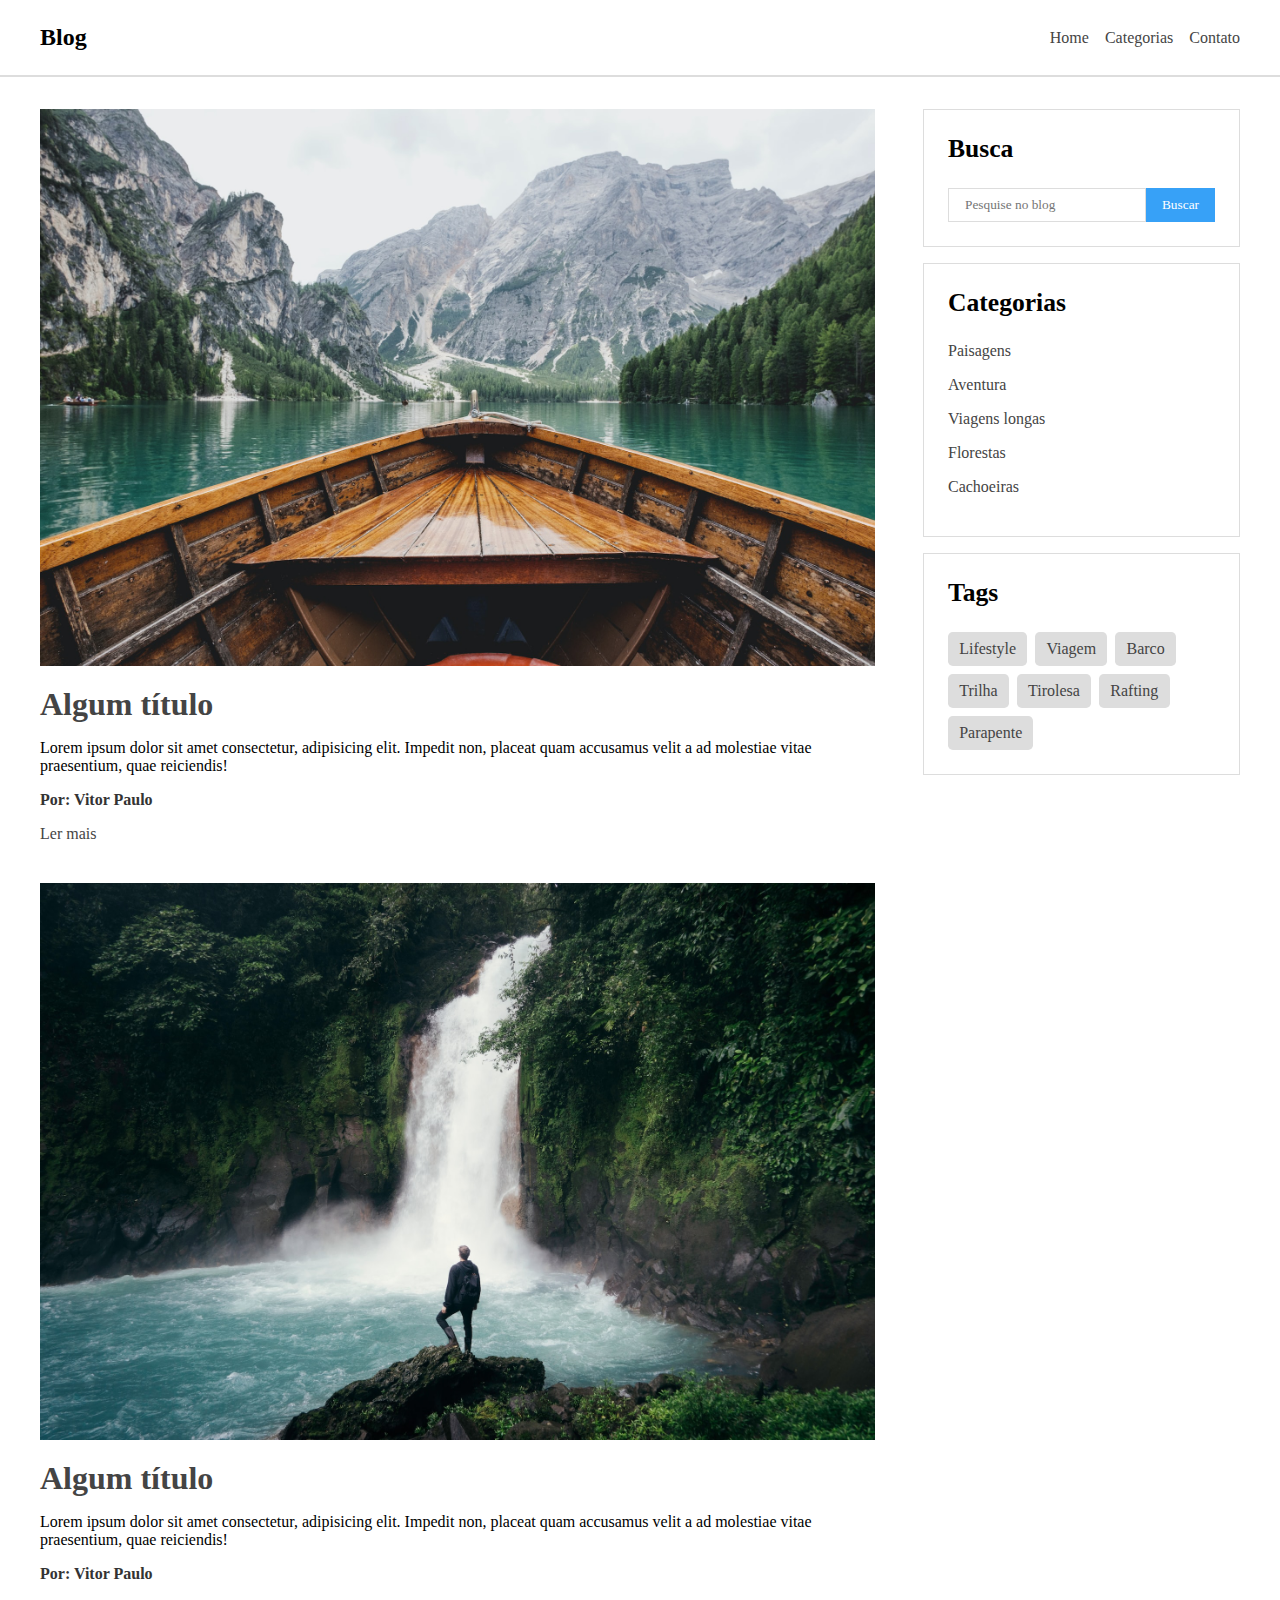
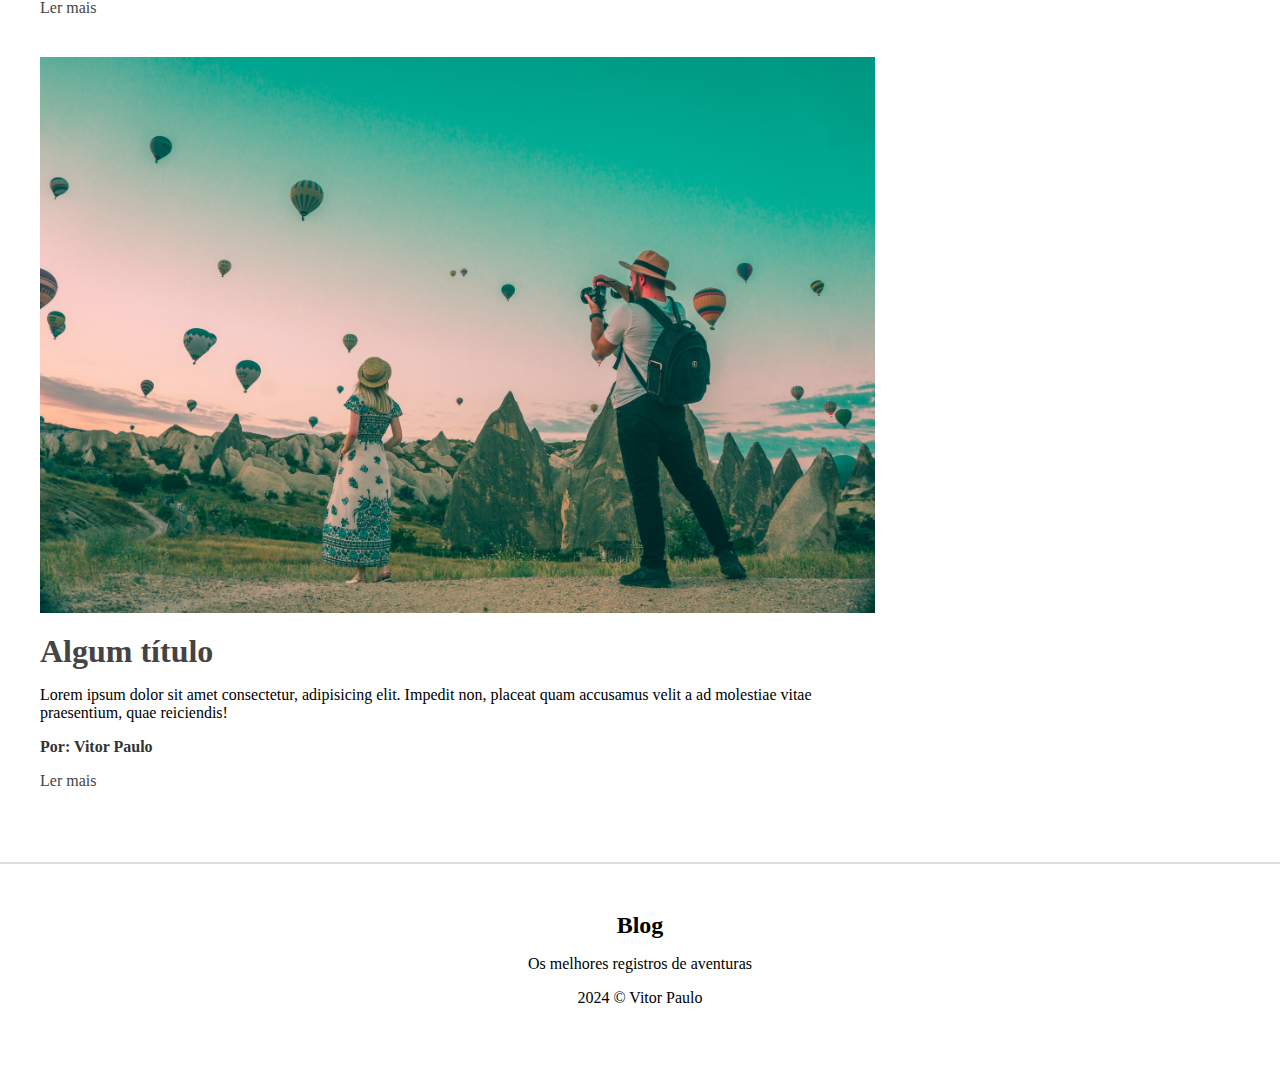
<file: BLOG_SEMANTICO/index.html>
<!DOCTYPE html>
<html lang="en">

<head>
    <meta charset="UTF-8" />
    <meta http-equiv="X-UA-Compatible" content="IE=edge" />
    <meta name="viewport" content="width=device-width, initial-scale=1.0" />
    <title>Blog Semântico</title>
    <link rel="stylesheet" href="css/styles.css" />
</head>

<body>
    <nav id="navbar">
        <div id="navbar-inner">
            <h2>Blog</h2>
            <ul id="nav-links">
                <li><a href="#">Home</a></li>
                <li><a href="#">Categorias</a></li>
                <li><a href="#">Contato</a></li>
            </ul>
        </div>
    </nav>
    <div class="container">
        <main id="posts-container">
            <article class="post">
                <img src="img/f1.jpg" alt="Passeio de barco" />
                <h3 class="title"><a href="#">Algum título</a></h3>
                <p class="description">
                    Lorem ipsum dolor sit amet consectetur, adipisicing elit. Impedit
                    non, placeat quam accusamus velit a ad molestiae vitae praesentium,
                    quae reiciendis!
                </p>
                <p class="author">Por: Vitor Paulo</p>
                <a href="#">Ler mais</a>
            </article>
            <article class="post">
                <img src="img/f2.jpg" alt="Cachoeira" />
                <h3 class="title"><a href="#">Algum título</a></h3>
                <p class="description">
                    Lorem ipsum dolor sit amet consectetur, adipisicing elit. Impedit
                    non, placeat quam accusamus velit a ad molestiae vitae praesentium,
                    quae reiciendis!
                </p>
                <p class="author">Por: Vitor Paulo</p>
                <a href="#">Ler mais</a>
            </article>
            <article class="post">
                <img src="img/f3.jpg" alt="Balões" />
                <h3 class="title"><a href="#">Algum título</a></h3>
                <p class="description">
                    Lorem ipsum dolor sit amet consectetur, adipisicing elit. Impedit
                    non, placeat quam accusamus velit a ad molestiae vitae praesentium,
                    quae reiciendis!
                </p>
                <p class="author">Por: Vitor Paulo</p>
                <a href="#">Ler mais</a>
            </article>
        </main>
        <aside id="sidebar">
            <section id="search-bar">
                <h4>Busca</h4>
                <form>
                    <input type="text" placeholder="Pesquise no blog" />
                    <input type="submit" value="Buscar" />
                </form>
            </section>
            <section id="categories">
                <h4>Categorias</h4>
                <nav>
                    <ul>
                        <li><a href="#">Paisagens</a></li>
                        <li><a href="#">Aventura</a></li>
                        <li><a href="#">Viagens longas</a></li>
                        <li><a href="#">Florestas</a></li>
                        <li><a href="#">Cachoeiras</a></li>
                    </ul>
                </nav>
            </section>
            <section id="tags">
                <h4>Tags</h4>
                <div id="tags-container">
                    <a href="#">Lifestyle</a>
                    <a href="#">Viagem</a>
                    <a href="#">Barco</a>
                    <a href="#">Trilha</a>
                    <a href="#">Tirolesa</a>
                    <a href="#">Rafting</a>
                    <a href="#">Parapente</a>
                </div>
            </section>
        </aside>
    </div>
    <footer id="footer">
        <h2>Blog</h2>
        <p>Os melhores registros de aventuras</p>
        <p>2024 © Vitor Paulo</p>
    </footer>
</body>

</html>
</file>
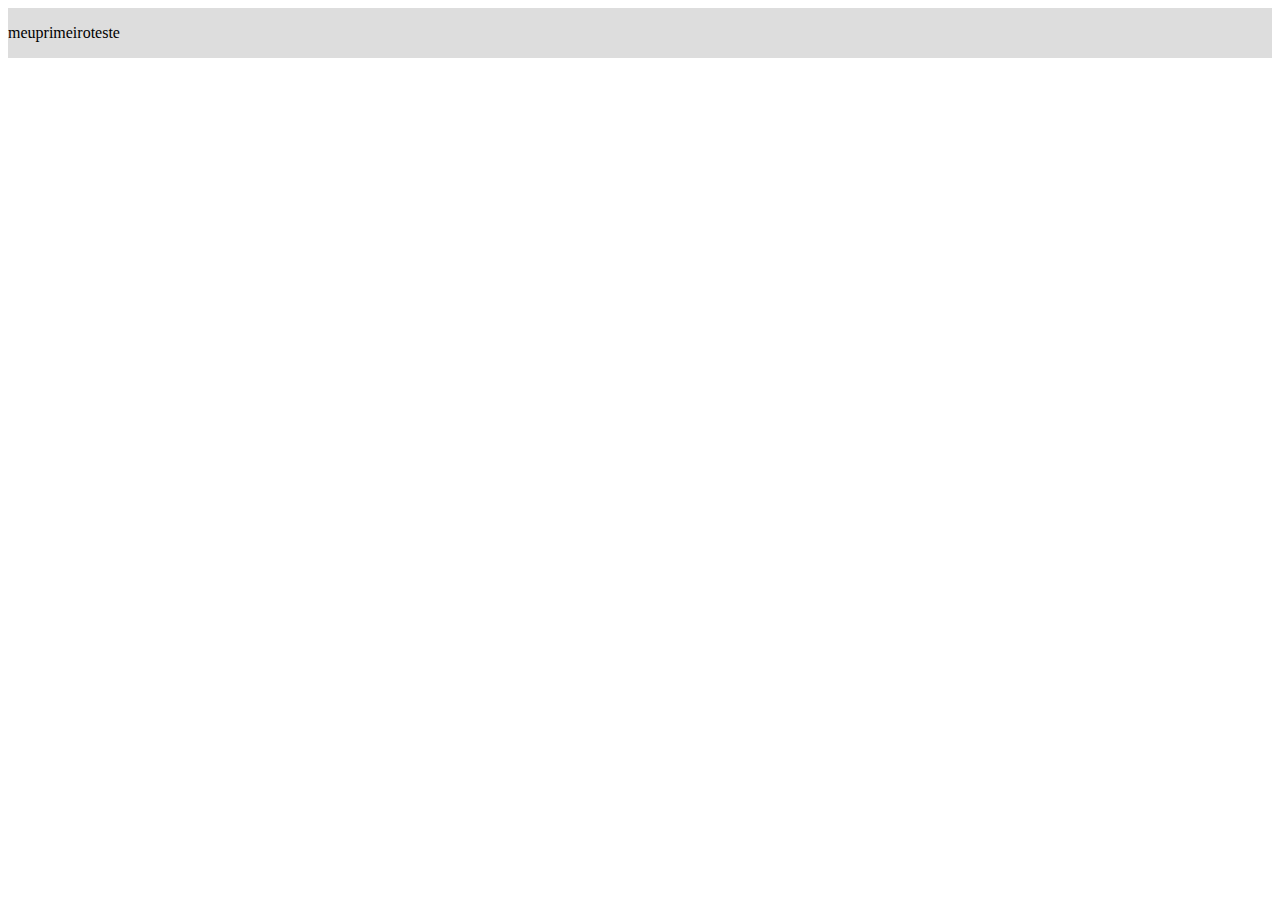
<file: FLEX_BOX/index.html>
<!DOCTYPE html>
<html lang="en">

<head>
    <meta charset="UTF-8">
    <meta name="viewport" content="width=device-width, initial-scale=1.0">
    <link rel="stylesheet" href="css/styles.css">
    <title>Flex-Box</title>
</head>

<body>
    <div class="flex">
        <p>meu</p>
        <p>primeiro</p>
        <p>teste</p>
    </div>
</body>

</html>
</file>
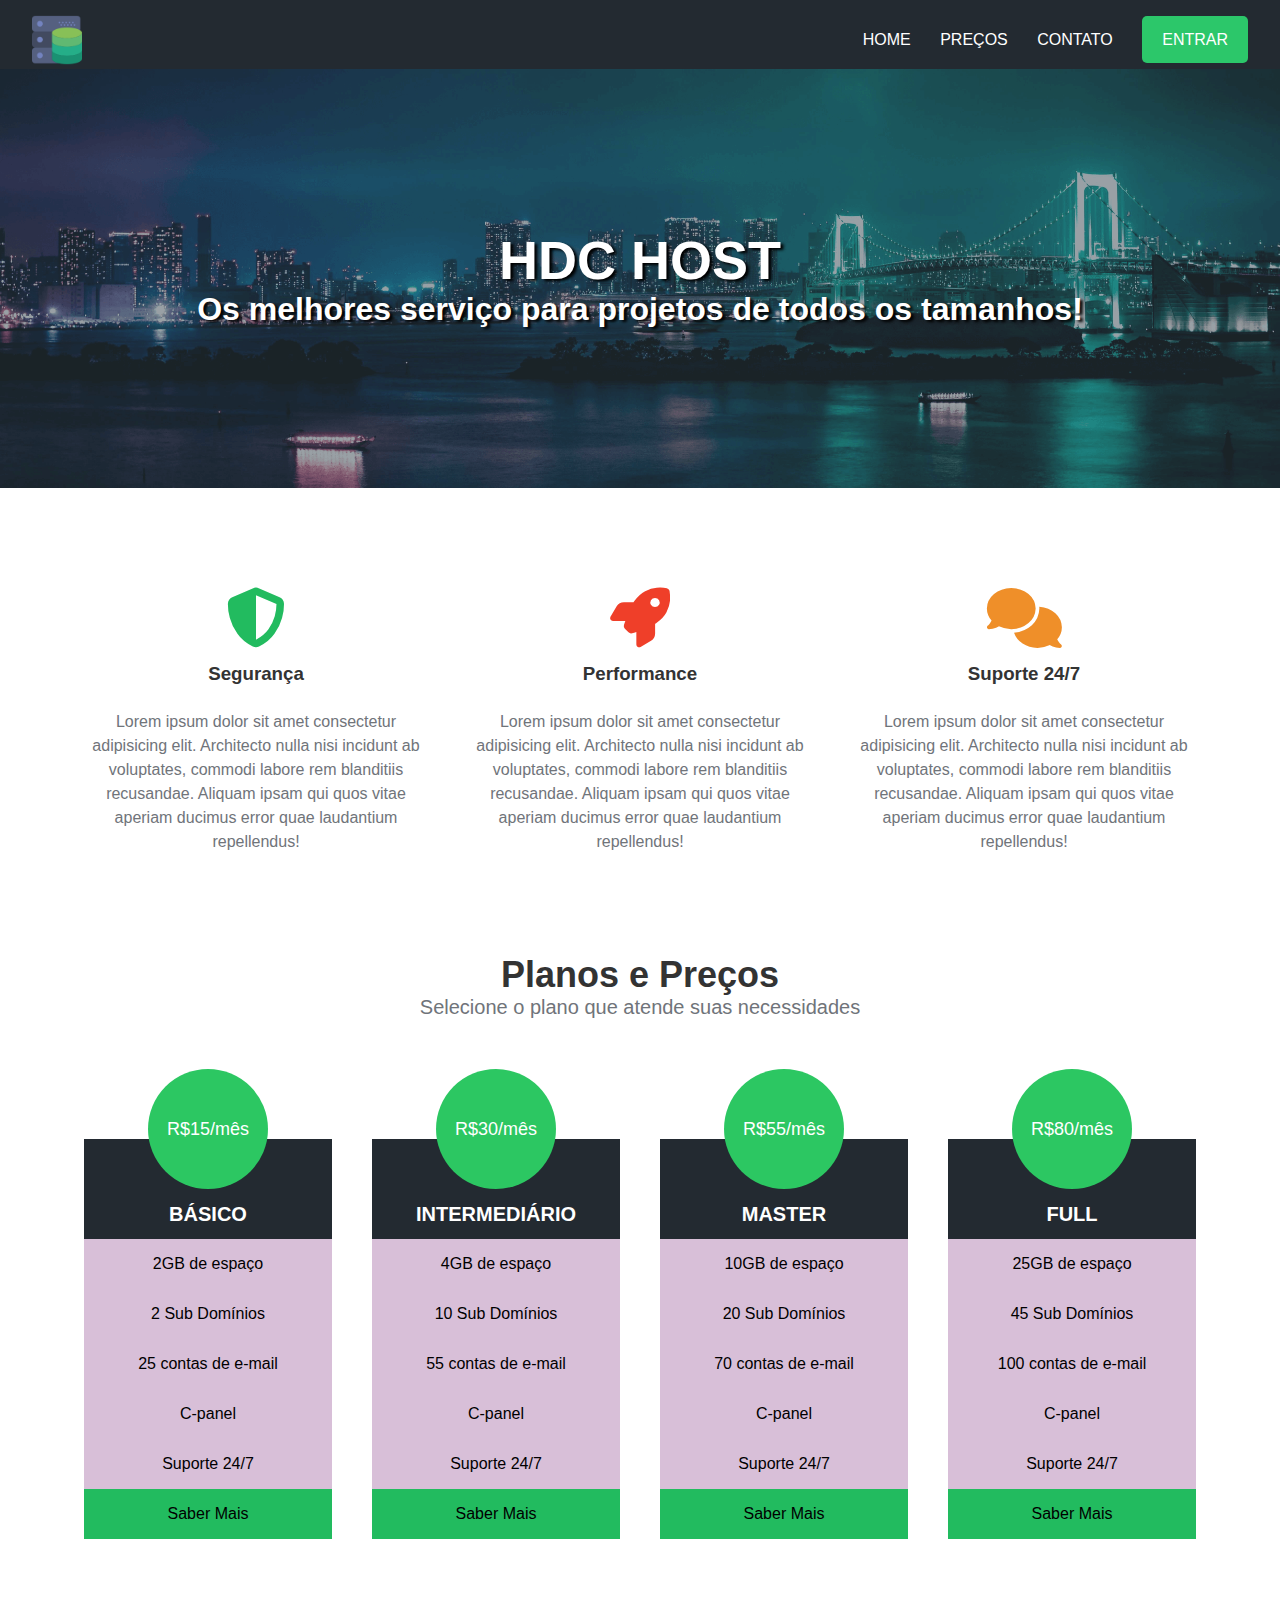
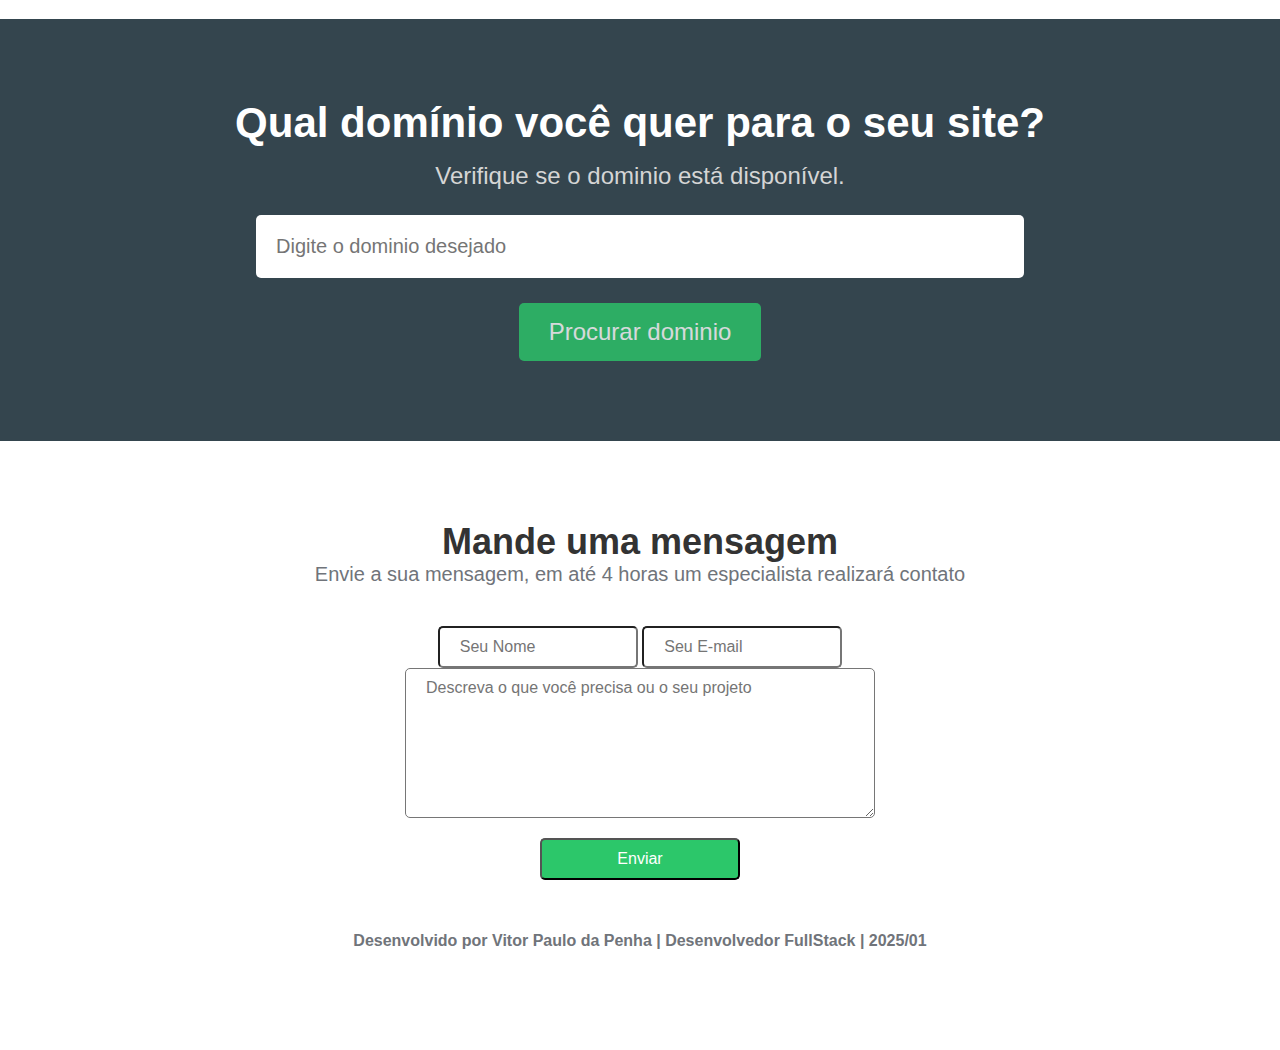
<file: HDC_HOST/index.html>
<!DOCTYPE html>
<html lang="en">

<head>
    <meta charset="UTF-8">
    <meta name="viewport" content="width=device-width, initial-scale=1.0">
    <link rel="stylesheet" href="css/styles.css">
    <!-- Bibilioteca de Icones -->
    <link rel="stylesheet" href="https://cdnjs.cloudflare.com/ajax/libs/font-awesome/6.7.2/css/all.min.css"
        integrity="sha512-Evv84Mr4kqVGRNSgIGL/F/aIDqQb7xQ2vcrdIwxfjThSH8CSR7PBEakCr51Ck+w+/U6swU2Im1vVX0SVk9ABhg=="
        crossorigin="anonymous" referrerpolicy="no-referrer" />

    <title>HDC | HOST</title>
</head>

<body>
    <div class="container">
        <div class="navbar-container">
            <nav>
                <a href="#">
                    <img src="img/hdchostlogo.png" class="logo">
                </a>
                <ul class="navbar-items">
                    <li>
                        <a href="#">Home</a>
                    </li>

                    <li>
                        <a href="#">Preços</a>
                    </li>

                    <li>
                        <a href="#">Contato</a>
                    </li>

                    <li>
                        <a href="#" class="defaut-btn">Entrar</a>
                    </li>
                </ul>
            </nav>
        </div>
        <main>
            <div class="main-banner">
                <h1>HDC HOST</h1>
                <p>Os melhores serviço para projetos de todos os tamanhos!</p>
            </div>
            <section class="services-container">
                <ul>
                    <li>
                        <i class="fas fa-shield-alt"></i>
                        <h3>Segurança</h3>
                        <p>Lorem ipsum dolor sit amet consectetur adipisicing elit. Architecto nulla nisi incidunt ab
                            voluptates, commodi labore rem blanditiis recusandae. Aliquam ipsam qui quos vitae aperiam
                            ducimus error quae laudantium repellendus!</p>
                    </li>
                    <li>
                        <i class="fas fa-rocket"></i>
                        <h3>Performance</h3>
                        <p>Lorem ipsum dolor sit amet consectetur adipisicing elit. Architecto nulla nisi incidunt ab
                            voluptates, commodi labore rem blanditiis recusandae. Aliquam ipsam qui quos vitae aperiam
                            ducimus error quae laudantium repellendus!</p>
                    </li>
                    <li>
                        <i class="fas fa-comments"></i>
                        <h3>Suporte 24/7</h3>
                        <p>Lorem ipsum dolor sit amet consectetur adipisicing elit. Architecto nulla nisi incidunt ab
                            voluptates, commodi labore rem blanditiis recusandae. Aliquam ipsam qui quos vitae aperiam
                            ducimus error quae laudantium repellendus!</p>
                    </li>
                </ul>
            </section>
            <section class="princing-container">
                <h2>Planos e Preços</h2>
                <p>Selecione o plano que atende suas necessidades</p>
                <div class="plans-container">
                    <div class="plan">
                        <ul>
                            <li class="price">R$15/mês</li>
                            <li class="plan-name">Básico</li>
                            <li>2GB de espaço</li>
                            <li>2 Sub Domínios</li>
                            <li>25 contas de e-mail</li>
                            <li>C-panel</li>
                            <li>Suporte 24/7</li>
                            <li class="plan-btn">Saber Mais</li>
                        </ul>
                    </div>
                    <div class="plan">
                        <ul>
                            <li class="price">R$30/mês</li>
                            <li class="plan-name">Intermediário</li>
                            <li>4GB de espaço</li>
                            <li>10 Sub Domínios</li>
                            <li>55 contas de e-mail</li>
                            <li>C-panel</li>
                            <li>Suporte 24/7</li>
                            <li class="plan-btn">Saber Mais</li>
                        </ul>
                    </div>
                    <div class="plan">
                        <ul>
                            <li class="price">R$55/mês</li>
                            <li class="plan-name">Master</li>
                            <li>10GB de espaço</li>
                            <li>20 Sub Domínios</li>
                            <li>70 contas de e-mail</li>
                            <li>C-panel</li>
                            <li>Suporte 24/7</li>
                            <li class="plan-btn">Saber Mais</li>
                        </ul>
                    </div>
                    <div class="plan">
                        <ul>
                            <li class="price">R$80/mês</li>
                            <li class="plan-name">Full</li>
                            <li>25GB de espaço</li>
                            <li>45 Sub Domínios</li>
                            <li>100 contas de e-mail</li>
                            <li>C-panel</li>
                            <li>Suporte 24/7</li>
                            <li class="plan-btn">Saber Mais</li>
                        </ul>
                    </div>
                </div>
            </section>
            <section class="serchdomain-container">
                <h2>Qual domínio você quer para o seu site?</h2>
                <p>Verifique se o dominio está disponível.</p>
                <form>
                    <input
                     type="text"
                     name="domain"
                     id="domain"
                     placeholder="Digite o dominio desejado"
                    />
                    <input type="submit" value="Procurar dominio"/>
                </form>
            </section>
            <section class="contact-container">
                <h2>Mande uma mensagem</h2>
                <p>Envie a sua mensagem, em até 4 horas um especialista realizará contato</p>
                <form>
                    <input type="text" name="name" id="name" placeholder="Seu Nome"/>
                    <input 
                    type="email"
                    name="email"
                    id="email"
                    placeholder="Seu E-mail"
                    />
                    <textarea 
                    name="message"
                     id="message"
                     placeholder="Descreva o que você precisa ou o seu projeto"
                     ></textarea>
                     <input type="submit" value="Enviar">
                </form>
            </section>
        </main>
        <footer>
            <p>Desenvolvido por Vitor Paulo da Penha | Desenvolvedor FullStack | 2025/01</p>
        </footer>
    </div>
</body>

</html>
</file>
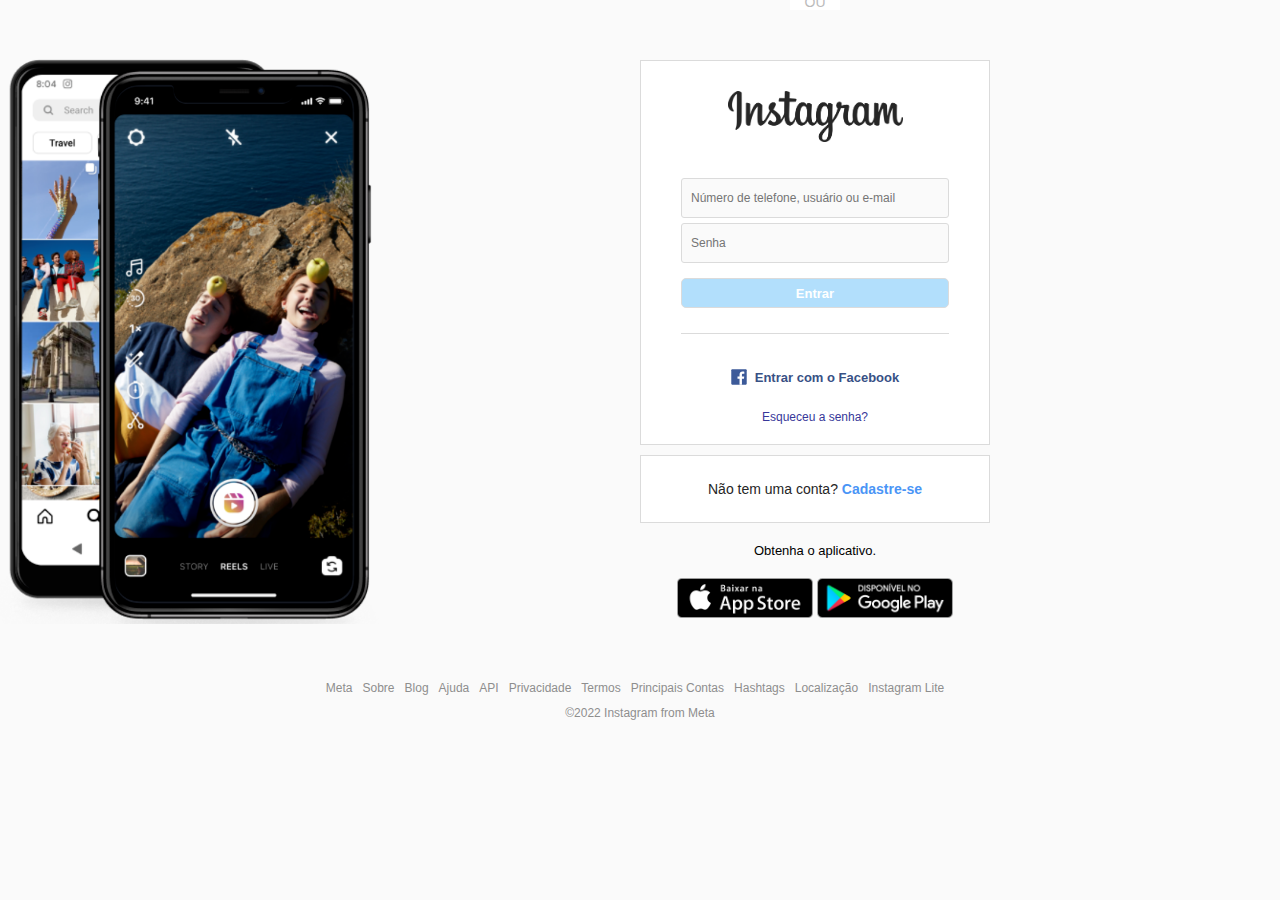
<file: INSTA_HOME/index.html>
<!DOCTYPE html>
<html lang="en">

<head>
    <meta charset="UTF-8" />
    <meta http-equiv="X-UA-Compatible" content="IE=edge" />
    <meta name="viewport" content="width=device-width, initial-scale=1.0" />
    <title>Instagram</title>
    <link rel="stylesheet" href="css/styles.css" />
    <link rel="shortcut icon" href="img/favicon.png" type="image/x-icon" />
</head>

<body>
    <main>
        <div id="main-container">
            <!-- Banner Container -->
            <div id="banner-container">
                <img src="img/banner2.png" alt="Crie uma conta no Instagram" />
            </div>
            <!-- Login e Registro -->
            <div id="form-container">
                <div id="form-box">
                    <img id="logo-insta" src="img/logo_instagram.png" alt="Instagram" />
                    <form id="login-form">
                        <input type="text" name="username" placeholder="Número de telefone, usuário ou e-mail" />
                        <input type="password" name="password" placeholder="Senha" />
                        <input type="submit" value="Entrar" />
                    </form>
                    <div class="separator">
                        <div class="line"></div>
                        <span>Ou</span>
                    </div>
                    <div id="other-links">
                        <div id="facebook-login">
                            <a href="#">
                                <img src="img/logo_facebook.svg" alt="Facebook Login" />
                                <span>Entrar com o Facebook</span>
                            </a>
                        </div>
                        <div id="forgot-pass">
                            <a href="#">Esqueceu a senha?</a>
                        </div>
                    </div>
                </div>
                <div id="register-container">
                    <p>Não tem uma conta? <a href="#">Cadastre-se</a></p>
                </div>
                <div id="get-app-container">
                    <p>Obtenha o aplicativo.</p>
                    <a href="#">
                        <img src="img/apple_btn.png" alt="Apple Store" />
                    </a>
                    <a href="#">
                        <img src="img/gplay_btn.png" alt="Google Play" />
                    </a>
                </div>
            </div>
        </div>
    </main>
    <footer>
        <nav>
            <ul id="footer-links">
                <li><a href="#">Meta</a></li>
                <li><a href="#">Sobre</a></li>
                <li><a href="#">Blog</a></li>
                <li><a href="#">Ajuda</a></li>
                <li><a href="#">API</a></li>
                <li><a href="#">Privacidade</a></li>
                <li><a href="#">Termos</a></li>
                <li><a href="#">Principais Contas</a></li>
                <li><a href="#">Hashtags</a></li>
                <li><a href="#">Localização</a></li>
                <li><a href="#">Instagram Lite</a></li>
            </ul>
        </nav>
        <p id="copyright">&copy;2022 Instagram from Meta</p>
    </footer>
</body>

</html>
</file>
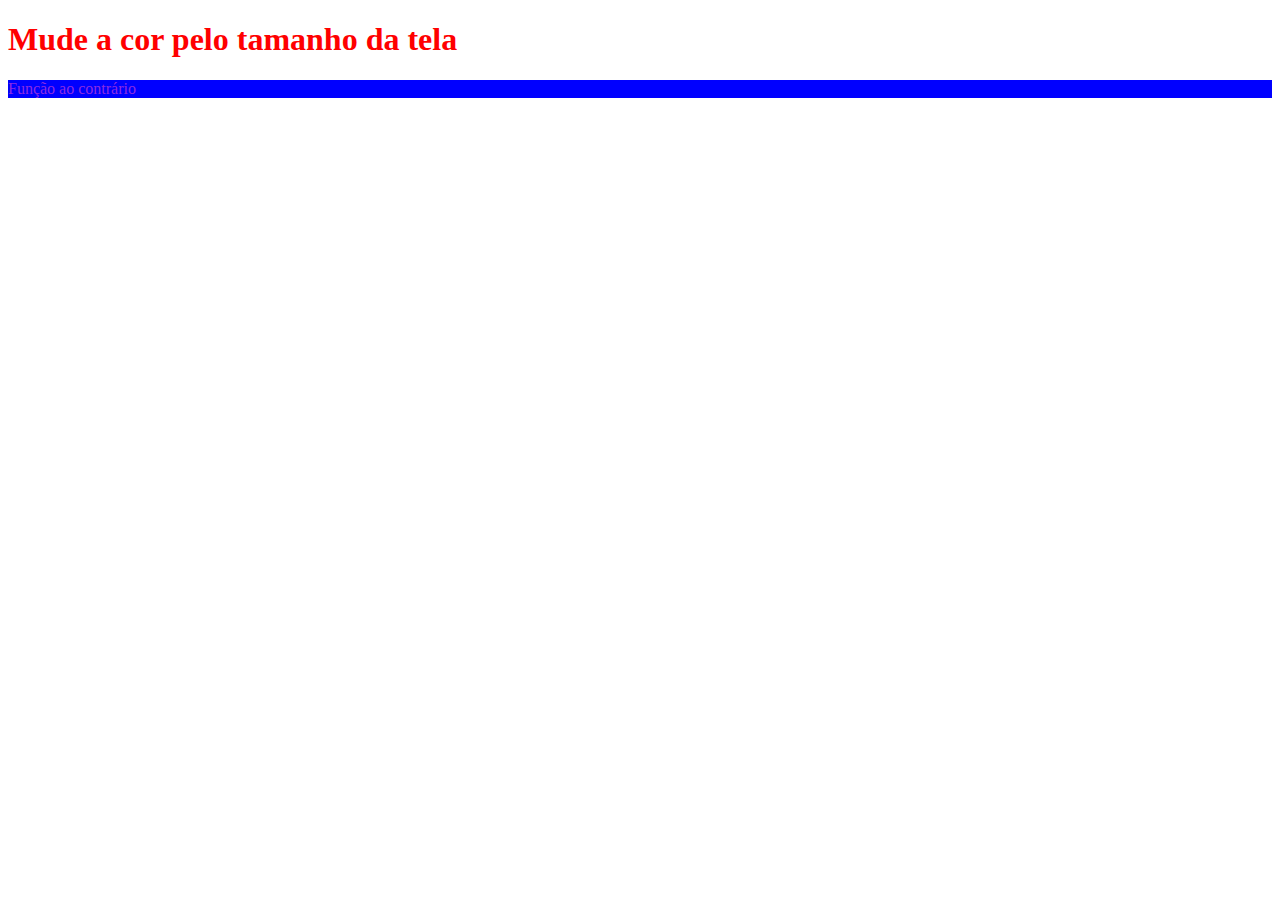
<file: Responsividade/index.html>
<!DOCTYPE html>
<html lang="en">

<head>
    <meta charset="UTF-8">
    <!-- meta tag responsividade -->
    <meta name="viewport" content="width=device-width, initial-scale=1.0">
    <link rel="stylesheet" href="styles.css">
    <title>Responsividade</title>
</head>

<body>
    <!-- media query -->
    <h1>Mude a cor pelo tamanho da tela</h1>
    <!-- min width -->
    <p>Função ao contrário</p>
    <!-- lanscape -->
    <h3>Visivel em landscape</h3>
</body>

</html>
</file>
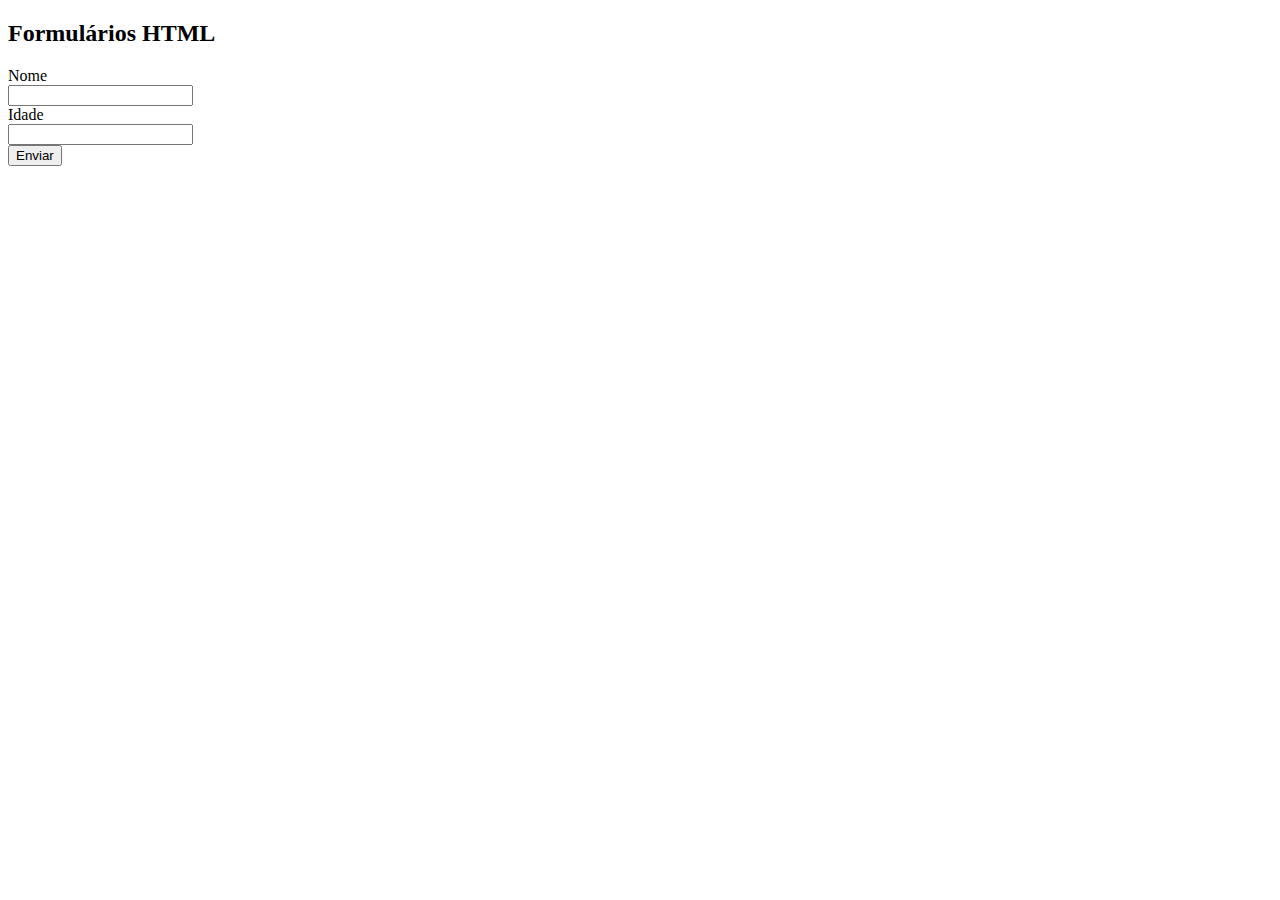
<file: TESTES_HTML/form.htm>
<!DOCTYPE html>
<html lang="pt-BR">
<head>
    <meta charset="UTF-8">
    <meta name="viewport" content="width=device-width, initial-scale=1.0">
    <link rel="stylesheet" href="form.css">
    <title>Formulários</title>
</head>
<body>
    <h2>Formulários HTML</h2>
    <!-- 1 Primeiro formulário -->
    <!-- 2 Atributos do formulário -->
     <form action="register.php" method="get">
        <div>
            <label>Nome</label>
            <input type="text">
        </div>
        <!-- 3 Atributo name -->
         <div>
            <!-- 4 Atributo label -->
            <label" for="age">Idade</label>
            <input type="text" name="age">
         </div>
         <!-- 5 envio de form -->
          <input type="submit" value="Enviar"/>
     </form>
</body>
</html>
</file>
<file: BLOG_SEMANTICO/css/styles.css>
/* Geral */
* {
    padding: 0;
    margin: 0;
    font-family: Georgia;
  }
  
  ul {
    list-style: none;
  }
  
  a {
    text-decoration: none;
    color: #444;
    transition: 0.4s;
  }
  
  a:hover {
    color: #37a1f7;
  }
  
  /* Navbar */
  #navbar {
    padding: 1.5rem 2.5rem;
    border-bottom: 2px solid #ddd;
  }
  
  #navbar-inner {
    display: flex;
    justify-content: space-between;
    align-items: center;
    max-width: 1200px;
    margin: 0 auto;
  }
  
  #nav-links {
    display: flex;
    gap: 1rem;
  }
  
  /* conteúdo principal */
  .container {
    display: flex;
    padding: 2rem 2.5rem;
    gap: 3rem;
    max-width: 1200px;
    margin: 0 auto;
  }
  
  #posts-container {
    flex: 3 1 0;
  }
  
  .post {
    margin-bottom: 2.5rem;
  }
  
  .post img {
    width: 100%;
    margin-bottom: 1rem;
  }
  
  .title,
  .description,
  .author {
    margin-bottom: 1rem;
  }
  
  .title {
    font-size: 2rem;
  }
  
  .author {
    color: #333;
    font-weight: bold;
  }
  
  /* barra lateral */
  #sidebar {
    flex: 1 1 0;
  }
  
  #search-bar,
  #categories,
  #tags {
    padding: 1.5rem;
    border: 1px solid #ddd;
    margin-bottom: 1rem;
  }
  
  #search-bar h4,
  #categories h4,
  #tags h4 {
    margin-bottom: 1.5rem;
    font-size: 1.6rem;
  }
  
  #search-bar form {
    display: flex;
  }
  
  #search-bar input {
    padding: 0.5rem 1rem;
    border: 1px solid #ddd;
  }
  
  #search-bar input[type="submit"] {
    cursor: pointer;
    background-color: #37a1f7;
    color: #fff;
    border: none;
  }
  
  #categories li {
    margin-bottom: 1rem;
  }
  
  #tags-container {
    display: flex;
    flex-wrap: wrap;
    gap: 0.5rem;
  }
  
  #tags-container a {
    background-color: #ddd;
    padding: 0.5rem 0.7rem;
    border-radius: 0.3rem;
  }
  
  /* Rodapé */
  #footer {
    border-top: 2px solid #ddd;
    padding: 3rem;
    text-align: center;
  }
  
  #footer h2,
  #footer p {
    margin-bottom: 1rem;
  }
  
  /* Responsivo */
  @media (max-width: 450px) {
    .container {
      flex-wrap: wrap;
    }
  }
</file>
<file: FLEX_BOX/css/styles.css>
body{
    padding-bottom: 500px;
}

/* Flex */
.flex {
    display: flex;
    background-color: #ddd;
    margin-bottom: 20px;
}
</file>
<file: HDC_HOST/css/styles.css>
/* Geral */
* {
    margin: 0;
    padding: 0;
    font-family: Helvetica;
    box-sizing: border-box;
}

h1,
h2,
h3 {
    color: #333;
}

p {
    color: #70747a;
}

/* Navbar */
.navbar-container {
    width: 100%;
    height: 80%;
    background-color: #232a31;
    padding: 0 2rem;
}

nav {
    position: relative;
}

.logo {
    width: 50px;
    margin-top: 15px;
}

.navbar-items {
    position: absolute;
    right: 0;
    height: 80px;
    line-height: 80px;
    margin: 0;
    display: inline-block;
}

.navbar-items li {
    display: inline-block;
    text-transform: uppercase;
    margin-left: 25px;
}

.navbar-items a {
    color: #fff;
    text-decoration: none;
    transition: 0.5s;
}

.navbar-items a:hover {
    color: #ccc;
}

.defaut-btn {
    padding: 15px 20px;
    background-color: #2cc76a;
    border-radius: 5px;
}

.navbar-items .defaut-btn:hover {
    background-color: #22bb5f;
    color: #fff;
}

/* Main banner */
.main-banner {
    background-image: url("../img/mainbanner.png");
    background-size: cover;
    background-position: center;
    padding: 10rem 0;
}

.main-banner h1,
.main-banner p {
    color: #fff;
    text-align: center;
    font-weight: bold;
    text-shadow: #000 3px 2px 3px;
}

.main-banner h1 {
    font-size: 54px;
}

.main-banner p {
    font-size: 32px;
}

/* Services */
.services-container {
    padding: 5rem 0;
}

.services-container ul {
    display: flex;
    width: 90%;
    margin: 0 auto;
}

.services-container li {
    flex: 1 1 200px;
    list-style: none;
    text-align: center;
    padding: 20px;
}

.fas {
    font-size: 60px;
    margin-bottom: 15px;
}

.fa-shield-alt {
    color: #22bb5f;
}

.fa-rocket {
    color: #ef3f29;
}

.fa-comments {
    color: #ef8f29;
}

.services-container h3 {
    margin-bottom: 25px;
}

.services-container p {
    line-height: 24px;
}

/* Prices and palns */
.princing-container {
    padding-bottom: 5rem;
    text-align: center;
}

.princing-container h2 {
    font-size: 36px;
}

.princing-container p {
    font-size: 20px;
}

.plans-container {
    display: flex;
    justify-content: space-between;
    width: 90%;
    margin: 50px auto 0;
}

.plan {
    flex: 1;
    max-width: 275px;
    margin: 0 20px;
}

.plan ul {
    padding: 0;
}

.plan li {
    list-style: none;
    height: 50px;
    line-height: 50px;
    background-color: thistle;
}

.plan .price {
    width: 120px;
    height: 120px;
    border-radius: 50%;
    background-color: #2cc762;
    color: #fff;
    text-align: center;
    line-height: 120px;
    margin: 0 auto -50px;
    font-size: 18px;
    position: relative;
}

.plan .plan-name {
    text-transform: uppercase;
    font-size: 20px;
    font-weight: bold;
    color: #fff;
    background-color: #232a31;
    padding: 50px 0;
}

.plan .plan-btn {
    background-color: #22bb5f;
}

/* Sear Domain */
.serchdomain-container {
    background-color: #34454e;
    text-align: center;
    padding: 5rem 0;
}

.serchdomain-container h2 {
    color: #fff;
    font-size: 42px;
    margin-bottom: 15px;
}

.serchdomain-container p {
    color: #d5d5d5;
    font-size: 24px;
    margin-bottom: 25px;
}

.serchdomain-container input {
    display: block;
    border: none;
    border-radius: 5px;
    margin: 0 auto;
}

.serchdomain-container input[type="text"] {
    width: 60%;
    padding: 20px;
    font-size: 20px;
    margin-bottom: 25px;
}

.serchdomain-container input[type="submit"] {
    background-color: #2cc76a;
    padding: 15px 30px;
    color: #fff;
    font-size: 24px;
    cursor: pointer;
    opacity: .8;
}

.serchdomain-container input[type="submit"]:hover {
    opacity: 1;
}

/* Contact Form */

.contact-container {
    text-align: center;
    padding: 5rem 0 2rem 0;
}

.contact-container h2 {
    font-size: 36px;
}

.contact-container p {
    font-size: 20px;
    margin-bottom: 40px;
}

.contact-container input,
.contact-container textarea {
    width: 200px;
    padding: 10px 20px;
    font-size: 16px;
    border-radius: 5px;
    border: 0 10px 20px;
}

.contact-container textarea {
    display: block;
    margin: 0 auto 20px;
    width: 470px;
    height: 150px;
}

.contact-container input[type="submit"] {
    display: block;
    margin: 0 auto;
    background-color: #2cc76a;
    color: #fff;
    cursor: pointer;
}

/* Footer */
footer {
    text-align: center;
    font-weight: bold;
    margin: 20px 0 100px;
}

/* Responsividade */

/* Small laptops a partir de 1100px */
@media (max-width: 1100px) {
    .plans-container {
        width: 95%;
    }

    .plan {
        margin: 0 5px;
    }

    /* Tablet 900px*/
    @media (max-width: 900px) {
        .main-banner p {
            padding: 0 6rem;
        }
    }

    .serchdomain-container {
        padding: 2rem 4rem;
    }
}

/* Celular 576px */
@media (max-width: 576px) {

    html,
    body {
        overflow-x: hidden;
    }

    .navbar-items li {
        font-size: 12px;
        margin-left: 10px;
    }

    .main-banner p {
        padding: 0 2rem;
    }

    .services-container ul {
        flex-direction: column;
    }

    .plans-container {
        flex-direction: column;
        width: 100%;
        padding: 0 2rem;
    }

    .plan {
        width: 100%;
        max-width: 100%;
        margin-bottom: 15px;
    }

    .serchdomain-container h2 {
        font-size: 28px;
    }

    .serchdomain-container input[type="text"] {
        width: 100%;
    }

    .contact-container input,
    .contact-container textarea {
        width: 100%;
        margin: 10px 0;
    }

}
</file>
<file: INSTA_HOME/css/styles.css>
/* Geral */

* {
  margin: 0;
  padding: 0;
  box-sizing: border-box;
  font-family: Helvetica;
}

body {
  background-color: #fafafa;
}

/* Containers */

#main-container {
  display: flex;
  margin-top: 30px;
}

#banner-container,
#form-container {
  flex: 1 1 0;
  width: 50%;
}

#banner-container img {
  width: 100%;
  margin-right: 15px;
  margin-top: 25px;
  max-width: 380px;
}

#form-container {
  text-align: center;
}

/* Login Form */

#form-box {
  background-color: #fff;
  border: 1px solid #dbdbdb;
  width: 350px;
  margin-top: 30px;
}

#logo-insta {
  width: 175px;
  height: 51px;
  margin: 30px auto 12px;
}

#login-form {
  margin-top: 20px;
}

#login-form input {
  display: block;
  font-size: 12px;
  padding: 12px 9px;
  background-color: #fafafa;
  border: 1px solid #dbdbdb;
  border-radius: 3px;
  width: 268px;
  margin: 5px auto;
}

#login-form input[type="submit"] {
  background-color: #b2dffc;
  color: #fff;
  margin-top: 15px;
  border-radius: 5px;
  height: 30px;
  font-size: 13px;
  padding: 0;
  font-weight: bold;
}

/* Separador (ou) */

.line {
  position: relative;
}

.line {
  border-top: 1px solid #dbdbdb;
  width: 268px;
  margin: 25px auto 35px;
}

.separator span {
  position: absolute;
  text-transform: uppercase;
  color: #bbb;
  background-color: #fff;
  top: -6px;
  width: 50px;
  margin-left: -25px;
  font-size: 14px;
}

/* Facebook Login */

#facebook-login {
  margin-bottom: 25px;
}

#facebook-login a {
  text-decoration: none;
  color: #385185;
  display: flex;
  align-items: center;
  justify-content: center;
}

#facebook-login img {
  width: 16px;
  height: 16px;
  margin-right: 8px;
}

#facebook-login span {
  font-weight: bold;
  font-size: 13px;
  margin-top: 1px;
}

/* Forgot Password */

#forgot-pass {
  margin-bottom: 20px;
  font-size: 12px;
}

#forgot-pass a {
  text-decoration: none;
  color: #373799;
}

/* Register */

#register-container {
  background-color: #fff;
  border: 1px solid #dbdbdb;
  width: 350px;
  margin-top: 10px;
  padding: 25px;
}

#register-container p {
  font-size: 14px;
  color: #262626;
}

#register-container a {
  color: #4a95f6;
  font-weight: bold;
  text-decoration: none;
}

/* Get App */

#get-app-container {
  text-align: center;
  width: 350px;
}

#get-app-container p {
  margin: 20px 0;
  font-size: 13px;
}

#get-app-container a {
  text-decoration: none;
}

#get-app-container img {
  width: 136px;
  height: 40px;
}

/* Footer */

footer {
  text-align: left;
  width: 1000px;
  margin: 50px auto;
  display: flex;
  flex-direction: column;
  justify-content: center;
  align-items: center;
}

footer #footer-links {
  display: flex;
  list-style: none;
}

#footer-links li {
  margin-right: 10px;
}

#footer-links a,
#copyright {
  text-decoration: none;
  color: #8e8e8e;
  font-size: 12px;
}

#copyright {
  margin-top: 10px;
}

/* Mobile */

@media (max-width: 450px) {
  body {
    background-color: #fff;
  }

  #banner-container {
    display: none;
  }

  #main-container,
  #form-box {
    margin-top: 0;
  }

  #form-container,
  #form-box,
  #register-container,
  #get-app-container {
    width: 100%;
    border: none;
  }

  footer {
    width: 90%;
  }

  #footer-links {
    flex-wrap: wrap;
    justify-content: center;
  }

  #footer-links {
    margin-bottom: 10px;
  }
}
</file>
<file: Responsividade/styles.css>
/* media query */
h1 {
    color: red;
}

/* max width */
@media screen and (max-width: 500px) {
    h1 {
        color: blue;
    }
}

/* min width */
p {
    color: blueviolet;
    background-color: aliceblue;
}

@media screen and (min-width: 800px) {
    p {
        background-color: blue;
    }
}

/* landscape */
h3 {
    display: none;
}

@media screen and(orientation: landscape) {
    h3 {
        display: block;
    }
}
</file>
<file: TESTES_HTML/form.css>
body{
    padding-bottom: 500px;
}

div input, 
div label{
  display: block;
}
</file>
